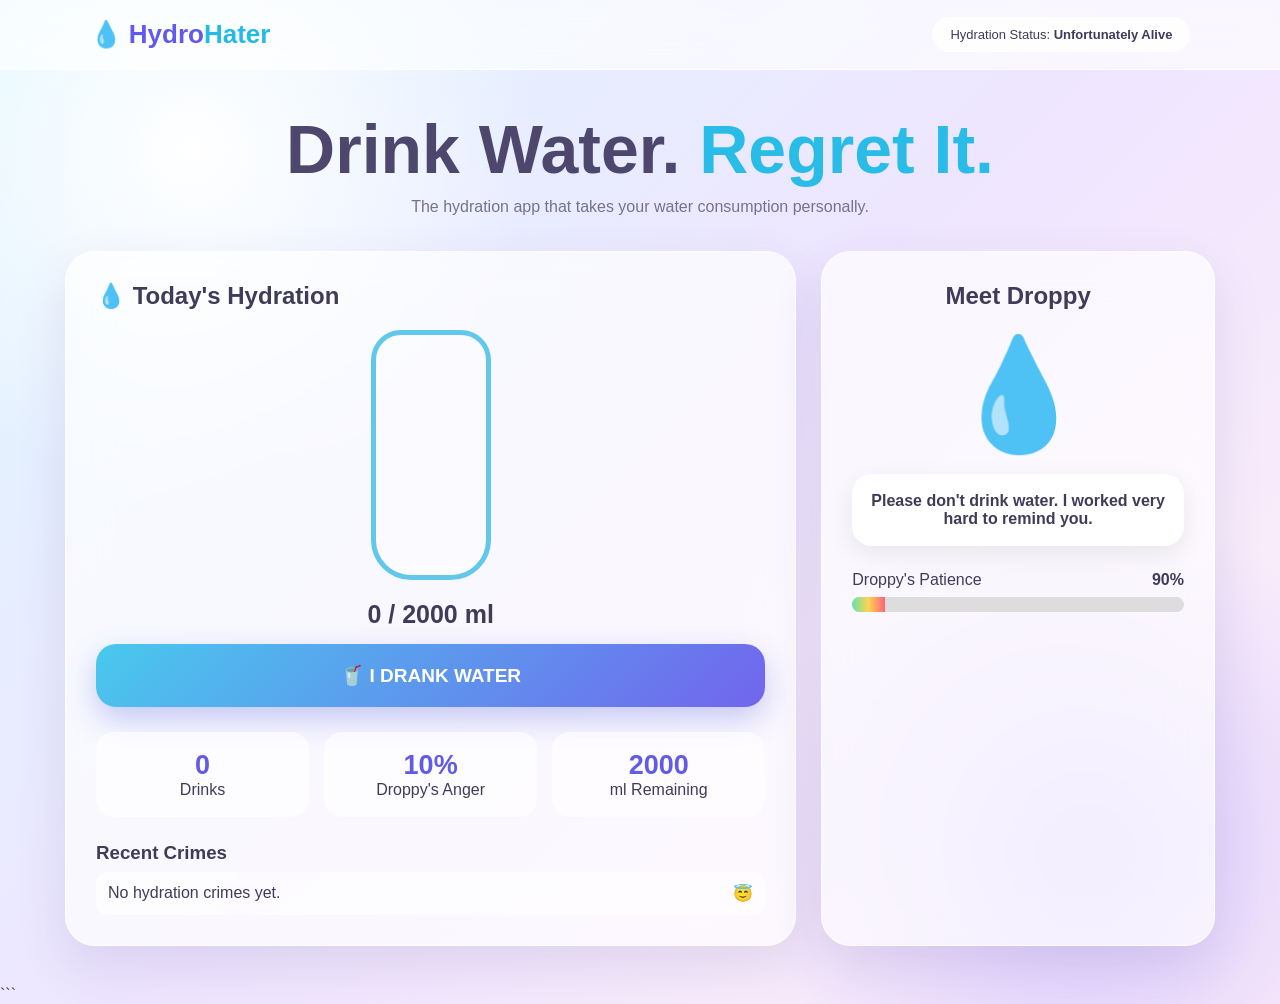
<file: index.html>
<!DOCTYPE html>
<html lang="en">
<head>
<meta charset="UTF-8">
<meta name="viewport" content="width=device-width, initial-scale=1.0">

<title>HydroHater - Bottle Attack</title>

<style>

/* =========================================================
   BASIC PAGE
   ========================================================= */

* {
    box-sizing: border-box;
    margin: 0;
    padding: 0;
    font-family: "Segoe UI", Arial, sans-serif;
}

body {
    min-height: 100vh;
    background:
        radial-gradient(circle at 15% 15%, #ffffff 0%, transparent 25%),
        radial-gradient(circle at 85% 85%, #d8c9ff 0%, transparent 25%),
        linear-gradient(135deg, #dff8ff, #eee5ff, #fff0f7);

    color: #403b59;
    overflow-x: hidden;
}


/* =========================================================
   NAVBAR
   ========================================================= */

nav {
    height: 70px;
    padding: 0 7%;

    display: flex;
    align-items: center;
    justify-content: space-between;

    background: rgba(255,255,255,0.65);
    backdrop-filter: blur(15px);

    border-bottom: 1px solid rgba(255,255,255,0.8);
}

.logo {
    font-size: 26px;
    font-weight: 900;
    color: #6159ef;
}

.logo span {
    color: #25b9e6;
}

.status {
    background: rgba(255,255,255,.8);
    padding: 10px 18px;
    border-radius: 30px;
    font-size: 13px;
}


/* =========================================================
   MAIN
   ========================================================= */

.container {
    width: 90%;
    max-width: 1150px;
    margin: 40px auto;
}

.hero {
    text-align: center;
    margin-bottom: 35px;
}

.hero h1 {
    font-size: clamp(38px, 6vw, 68px);
    color: #4d476d;
}

.hero h1 span {
    color: #29bce7;
}

.hero p {
    margin-top: 10px;
    color: #77728a;
}


/* =========================================================
   DASHBOARD
   ========================================================= */

.dashboard {
    display: grid;
    grid-template-columns: 1.3fr .7fr;
    gap: 25px;
}

.card {
    background: rgba(255,255,255,.68);

    border-radius: 30px;
    padding: 30px;

    border: 1px solid rgba(255,255,255,.8);

    box-shadow:
        0 20px 50px rgba(70,60,130,.12);

    backdrop-filter: blur(20px);
}

.card h2 {
    margin-bottom: 20px;
}


/* =========================================================
   BOTTLE
   ========================================================= */

.bottle-area {
    display: flex;
    justify-content: center;
    margin: 20px 0;
}

.bottle {
    position: relative;

    width: 120px;
    height: 250px;

    border: 5px solid #62c8eb;
    border-radius: 30px 30px 40px 40px;

    overflow: hidden;

    background: rgba(255,255,255,.35);
}

.bottle::before {
    content: "";

    position: absolute;

    width: 50px;
    height: 25px;

    top: -25px;
    left: 30px;

    background: #62c8eb;

    border-radius: 10px 10px 0 0;
}

.water {
    position: absolute;

    left: 0;
    bottom: 0;

    width: 100%;
    height: 0%;

    background: linear-gradient(
        #79e0ff,
        #2db9e5
    );

    transition: height .6s;
}

.water::before {
    content: "";

    position: absolute;

    width: 200%;
    height: 25px;

    left: -50%;
    top: -12px;

    background: rgba(255,255,255,.35);

    border-radius: 50%;

    animation: wave 2s linear infinite;
}

@keyframes wave {

    from {
        transform: translateX(0);
    }

    to {
        transform: translateX(40px);
    }

}


/* =========================================================
   BUTTON
   ========================================================= */

.drink-btn {

    width: 100%;

    padding: 20px;

    border: none;
    border-radius: 20px;

    background:
        linear-gradient(
            135deg,
            #49c9ed,
            #7165ed
        );

    color: white;

    font-size: 19px;
    font-weight: 900;

    cursor: pointer;

    box-shadow:
        0 12px 30px rgba(70,90,220,.3);

    transition: .2s;
}

.drink-btn:hover {
    transform: translateY(-4px) scale(1.01);
}

.drink-btn:active {
    transform: scale(.96);
}


/* =========================================================
   STATS
   ========================================================= */

.amount {
    text-align: center;

    font-size: 25px;
    font-weight: 800;

    margin: 15px;
}

.stats {

    margin-top: 25px;

    display: grid;

    grid-template-columns:
        repeat(3,1fr);

    gap: 15px;
}

.stat {

    padding: 18px;

    background:
        rgba(255,255,255,.6);

    border-radius: 18px;

    text-align: center;
}

.stat strong {

    display: block;

    font-size: 27px;

    color: #625be8;

}


/* =========================================================
   MASCOT
   ========================================================= */

.mascot-box {
    text-align: center;
}

.mascot {

    font-size: 110px;

    margin: 15px 0;

    transition: .3s;
}

.mascot.angry {

    animation:
        angry .15s infinite alternate;
}

@keyframes angry {

    from {
        transform: rotate(-7deg) scale(1);
    }

    to {
        transform: rotate(7deg) scale(1.05);
    }

}

.message {

    background: white;

    padding: 18px;

    border-radius: 20px;

    font-weight: 700;

    box-shadow:
        0 8px 25px rgba(0,0,0,.08);
}


/* =========================================================
   ANGER BAR
   ========================================================= */

.anger-title {

    margin-top: 25px;

    display: flex;

    justify-content:
        space-between;
}

.anger-bar {

    height: 15px;

    background: #ddd;

    border-radius: 20px;

    overflow: hidden;

    margin-top: 8px;
}

.anger-fill {

    width: 10%;

    height: 100%;

    background:
        linear-gradient(
            90deg,
            #61e5ad,
            #ffd34f,
            #ff647b
        );

    transition: width .5s;
}


/* =========================================================
   HISTORY
   ========================================================= */

.history {
    margin-top: 25px;
}

.history-item {

    display: flex;

    justify-content:
        space-between;

    padding: 12px;

    margin-top: 8px;

    border-radius: 12px;

    background:
        rgba(255,255,255,.55);
}


/* =========================================================
   =========================================================
                 EXTREME WATER ATTACK
   =========================================================
   ========================================================= */

#waterAttack {

    position: fixed;

    inset: 0;

    z-index: 99999;

    pointer-events: none;

    display: none;

    overflow: hidden;
}

#waterAttack.active {
    display: block;
}


/* =========================================================
   DARK CAMERA FLASH
   ========================================================= */

.camera-flash {

    position: absolute;

    inset: 0;

    background:
        rgba(180,240,255,.25);

    opacity: 0;

    animation:
        cameraFlash .7s
        .65s
        forwards;
}

@keyframes cameraFlash {

    0% {
        opacity: 0;
    }

    20% {
        opacity: 1;
    }

    50% {
        opacity: .4;
    }

    100% {
        opacity: 0;
    }

}


/* =========================================================
   BOTTLE
   ========================================================= */

.attack-bottle {

    position: absolute;

    top: -260px;

    right: 12%;

    width: 130px;

    height: 270px;

    border-radius:
        25px 25px
        35px 35px;

    background:
        linear-gradient(
            90deg,
            rgba(255,255,255,.15),
            rgba(90,210,245,.65),
            rgba(255,255,255,.25)
        );

    border:
        5px solid
        rgba(255,255,255,.75);

    box-shadow:

        inset 15px 0
        rgba(255,255,255,.35),

        inset -15px 0
        rgba(0,120,180,.15),

        0 20px 60px
        rgba(0,80,130,.25);

    transform:
        rotate(42deg);

    z-index: 50;

    animation:
        bottleAttack
        .65s
        ease-out
        forwards;
}

@keyframes bottleAttack {

    0% {

        top: -300px;

        right: -5%;

        transform:
            rotate(80deg)
            scale(.7);

    }

    60% {

        top: 30px;

        right: 13%;

        transform:
            rotate(48deg)
            scale(1.1);

    }

    100% {

        top: 60px;

        right: 13%;

        transform:
            rotate(42deg)
            scale(1);

    }

}


/* =========================================================
   BOTTLE CAP
   ========================================================= */

.bottle-cap {

    position: absolute;

    width: 55px;
    height: 30px;

    right: -30px;
    top: 15px;

    background:
        linear-gradient(
            #d8f8ff,
            #61cce9
        );

    border:
        4px solid
        rgba(255,255,255,.8);

    border-radius: 10px;

    transform:
        rotate(3deg);
}


/* =========================================================
   BOTTLE LABEL
   ========================================================= */

.bottle-label {

    position: absolute;

    width: 100%;

    top: 95px;

    padding: 12px 5px;

    background:
        rgba(255,255,255,.65);

    text-align: center;

    font-size: 13px;

    font-weight: 900;

    color: #2588a8;

    transform:
        rotate(-1deg);
}


/* =========================================================
   BOTTLE WATER INSIDE
   ========================================================= */

.attack-bottle-water {

    position: absolute;

    left: 5px;
    right: 5px;

    bottom: 5px;

    height: 78%;

    border-radius:
        0 0 28px 28px;

    background:
        linear-gradient(
            rgba(120,230,255,.8),
            rgba(20,155,215,.95)
        );

}


/* =========================================================
   HIGH PRESSURE WATER STREAM
   ========================================================= */

.high-pressure-stream {

    position: absolute;

    top: 145px;

    right: 17%;

    width: 70px;

    height: 0;

    border-radius:
        50%;

    background:

        linear-gradient(
            90deg,
            rgba(20,160,220,.9),
            rgba(170,245,255,.98),
            rgba(40,180,230,.9)
        );

    box-shadow:

        0 0 12px
        rgba(90,220,255,.7),

        0 0 25px
        rgba(70,200,245,.45);

    transform:
        rotate(12deg);

    transform-origin:
        top center;

    z-index: 45;

    animation:
        highPressure
        .65s
        .45s
        cubic-bezier(.2,.8,.2,1)
        forwards;
}

@keyframes highPressure {

    0% {

        height: 0;

        width: 30px;

        opacity: 0;

    }

    25% {

        opacity: 1;

    }

    100% {

        height: 620px;

        width: 105px;

        opacity: 1;

    }

}


/* =========================================================
   SECONDARY STREAMS
   ========================================================= */

.secondary-stream {

    position: absolute;

    width: 25px;

    height: 0;

    background:
        linear-gradient(
            rgba(100,225,255,.9),
            rgba(30,170,220,.85)
        );

    border-radius: 50%;

    z-index: 44;

    animation:
        secondaryPour
        .7s
        .6s
        ease-out
        forwards;
}

.stream1 {

    top: 170px;

    right: 20%;

    transform:
        rotate(25deg);
}

.stream2 {

    top: 180px;

    right: 15%;

    transform:
        rotate(-5deg);
}

.stream3 {

    top: 190px;

    right: 18%;

    transform:
        rotate(40deg);
}

@keyframes secondaryPour {

    0% {

        height: 0;

    }

    100% {

        height: 500px;

    }

}


/* =========================================================
   MAIN IMPACT
   ========================================================= */

.water-impact {

    position: absolute;

    left: 50%;

    top: 60%;

    width: 30px;

    height: 30px;

    border-radius: 50%;

    background:
        rgba(110,225,255,.85);

    transform:
        translate(-50%,-50%);

    z-index: 60;

    animation:
        massiveImpact
        1.25s
        1s
        cubic-bezier(.15,.8,.2,1)
        forwards;
}

@keyframes massiveImpact {

    0% {

        width: 20px;
        height: 20px;

        opacity: 1;

    }

    25% {

        width: 350px;
        height: 220px;

        opacity: .95;

    }

    55% {

        width: 900px;
        height: 550px;

        opacity: .8;

    }

    100% {

        width: 1500px;
        height: 900px;

        opacity: 0;

    }

}


/* =========================================================
   SHOCKWAVE RING
   ========================================================= */

.shockwave {

    position: absolute;

    left: 50%;
    top: 60%;

    width: 50px;
    height: 50px;

    border:
        15px solid
        rgba(150,235,255,.75);

    border-radius: 50%;

    transform:
        translate(-50%,-50%);

    z-index: 61;

    animation:
        shockwave
        1.3s
        1s
        ease-out
        forwards;
}

@keyframes shockwave {

    0% {

        width: 30px;
        height: 30px;

        opacity: 1;

    }

    100% {

        width: 1200px;
        height: 700px;

        border-width: 2px;

        opacity: 0;

    }

}


/* =========================================================
   HUGE WATER SHEET
   ========================================================= */

.water-sheet {

    position: absolute;

    left: -10%;

    top: 48%;

    width: 120%;

    height: 30%;

    background:

        linear-gradient(
            rgba(110,225,255,.72),
            rgba(30,170,220,.28)
        );

    border-radius:
        50%;

    filter:
        blur(5px);

    z-index: 35;

    opacity: 0;

    animation:
        waterSheet
        1.1s
        .95s
        ease-out
        forwards;
}

@keyframes waterSheet {

    0% {

        opacity: 0;

        transform:
            scale(.2)
            translateY(-100px);

    }

    30% {

        opacity: .9;

    }

    100% {

        opacity: 0;

        transform:
            scale(1.5)
            translateY(50px);

    }

}


/* =========================================================
   FLYING WATER DROPLETS
   ========================================================= */

.flying-drop {

    position: absolute;

    width: 15px;
    height: 28px;

    border-radius:
        50% 50% 60% 60%;

    background:
        linear-gradient(
            #d5faff,
            #35bce8
        );

    box-shadow:
        0 0 7px
        rgba(70,210,245,.5);

    z-index: 80;

    animation:
        flyAway
        1.1s
        ease-out
        forwards;
}

@keyframes flyAway {

    0% {

        transform:
            translate(0,0)
            rotate(0)
            scale(.2);

        opacity: 0;

    }

    15% {

        opacity: 1;

    }

    100% {

        transform:
            translate(
                var(--dx),
                var(--dy)
            )
            rotate(
                var(--rotation)
            )
            scale(
                var(--scale)
            );

        opacity: 0;

    }

}


/* =========================================================
   LARGE DROPLETS
   ========================================================= */

.big-drop {

    position: absolute;

    width: 35px;
    height: 55px;

    border-radius:
        50% 50% 55% 55%;

    background:
        radial-gradient(
            circle at 30% 25%,
            white,
            #6eddf7 35%,
            #1a9fd2
        );

    z-index: 85;

    animation:
        bigDrop
        1.4s
        ease-out
        forwards;
}

@keyframes bigDrop {

    0% {

        transform:
            translate(0,0)
            scale(.1);

        opacity: 0;

    }

    15% {

        opacity: 1;

    }

    100% {

        transform:
            translate(
                var(--dx),
                var(--dy)
            )
            rotate(180deg)
            scale(1);

        opacity: 0;

    }

}


/* =========================================================
   WATER ON SCREEN
   ========================================================= */

.screen-water {

    position: absolute;

    inset: 0;

    z-index: 90;

    background:

        radial-gradient(
            ellipse at center,
            rgba(90,210,245,.48),
            rgba(60,190,230,.22) 45%,
            rgba(30,150,200,.08) 75%,
            transparent
        );

    opacity: 0;

    backdrop-filter:
        blur(1.5px);

    animation:
        screenWet
        3s
        1.05s
        forwards;
}

@keyframes screenWet {

    0% {

        opacity: 0;

    }

    15% {

        opacity: 1;

    }

    35% {

        opacity: .85;

    }

    100% {

        opacity: .18;

    }

}


/* =========================================================
   LENS DROPS
   ========================================================= */

.lens-drop {

    position: absolute;

    border-radius: 50%;

    background:

        radial-gradient(
            circle at 30% 20%,
            rgba(255,255,255,.95),
            rgba(100,220,245,.45) 35%,
            rgba(30,160,210,.18)
        );

    border:
        2px solid
        rgba(255,255,255,.55);

    backdrop-filter:
        blur(4px);

    z-index: 100;

    animation:
        lensAppear
        2.8s
        ease-out
        forwards;
}

@keyframes lensAppear {

    0% {

        transform:
            scale(0);

        opacity: 0;

    }

    15% {

        transform:
            scale(1);

        opacity: .95;

    }

    100% {

        transform:
            translateY(60px)
            scale(1.12);

        opacity: .35;

    }

}


/* =========================================================
   SCREEN SHAKE
   ========================================================= */

body.bottle-hit {

    animation:
        violentShake
        .7s
        ease-in-out;
}

@keyframes violentShake {

    0% {
        transform: translate(0,0);
    }

    10% {
        transform: translate(-12px,8px);
    }

    20% {
        transform: translate(14px,-10px);
    }

    30% {
        transform: translate(-16px,-6px);
    }

    40% {
        transform: translate(15px,10px);
    }

    50% {
        transform: translate(-12px,-8px);
    }

    60% {
        transform: translate(10px,6px);
    }

    70% {
        transform: translate(-8px,-4px);
    }

    80% {
        transform: translate(6px,3px);
    }

    100% {
        transform: translate(0,0);
    }

}


/* =========================================================
   TOAST
   ========================================================= */

.toast {

    position: fixed;

    left: 50%;
    bottom: 35px;

    transform:
        translateX(-50%);

    z-index: 200000;

    background:
        #302d47;

    color: white;

    padding:
        16px 28px;

    border-radius:
        30px;

    font-weight:
        900;

    box-shadow:
        0 15px 40px
        rgba(0,0,0,.3);

    animation:
        toastIn
        .3s ease-out;
}

@keyframes toastIn {

    from {
        opacity: 0;
        transform:
            translateX(-50%)
            translateY(20px);
    }

    to {
        opacity: 1;
        transform:
            translateX(-50%)
            translateY(0);
    }

}


/* =========================================================
   RESPONSIVE
   ========================================================= */

@media(max-width:800px) {

    .dashboard {
        grid-template-columns: 1fr;
    }

    .stats {
        grid-template-columns: 1fr;
    }

    .attack-bottle {
        right: 3%;
        transform:
            rotate(42deg)
            scale(.8);
    }

    .high-pressure-stream {
        right: 10%;
    }

}

</style>
</head>


<body>


<!-- =====================================================
                         NAVBAR
     ===================================================== -->

<nav>

    <div class="logo">
        💧 Hydro<span>Hater</span>
    </div>

    <div class="status">
        Hydration Status:
        <strong>Unfortunately Alive</strong>
    </div>

</nav>


<!-- =====================================================
                         MAIN PAGE
     ===================================================== -->

<div class="container">

    <div class="hero">

        <h1>
            Drink Water.
            <span>Regret It.</span>
        </h1>

        <p>
            The hydration app that takes your water consumption personally.
        </p>

    </div>


    <div class="dashboard">


        <!-- =================================================
                            LEFT CARD
             ================================================= -->

        <div class="card">

            <h2>
                💧 Today's Hydration
            </h2>


            <div class="bottle-area">

                <div class="bottle">

                    <div
                        class="water"
                        id="water">
                    </div>

                </div>

            </div>


            <div class="amount">

                <span id="amount">
                    0
                </span>

                /

                2000 ml

            </div>


            <button
                class="drink-btn"
                onclick="drinkWater()">

                🥤 I DRANK WATER

            </button>


            <div class="stats">

                <div class="stat">

                    <strong id="drinks">
                        0
                    </strong>

                    Drinks

                </div>


                <div class="stat">

                    <strong id="anger">
                        10%
                    </strong>

                    Droppy's Anger

                </div>


                <div class="stat">

                    <strong id="remaining">
                        2000
                    </strong>

                    ml Remaining

                </div>

            </div>


            <div class="history">

                <h3>
                    Recent Crimes
                </h3>

                <div id="historyList">

                    <div class="history-item">

                        <span>
                            No hydration crimes yet.
                        </span>

                        <span>
                            😇
                        </span>

                    </div>

                </div>

            </div>

        </div>


        <!-- =================================================
                            RIGHT CARD
             ================================================= -->

        <div class="card mascot-box">

            <h2>
                Meet Droppy
            </h2>


            <div
                class="mascot"
                id="mascot">

                💧

            </div>


            <div
                class="message"
                id="message">

                Please don't drink water.
                I worked very hard to remind you.

            </div>


            <div class="anger-title">

                <span>
                    Droppy's Patience
                </span>

                <strong id="angerText">
                    90%
                </strong>

            </div>


            <div class="anger-bar">

                <div
                    class="anger-fill"
                    id="angerFill">
                </div>

            </div>

        </div>

    </div>

</div>


<!-- =====================================================
                     WATER ATTACK LAYER
     ===================================================== -->

<div id="waterAttack">


    <!-- Flash when bottle hits -->

    <div class="camera-flash"></div>


    <!-- Bottle -->

    <div class="attack-bottle">

        <div class="bottle-cap"></div>

        <div class="attack-bottle-water"></div>

        <div class="bottle-label">

            HYDRO<br>
            HATER

        </div>

    </div>


    <!-- Main high-pressure stream -->

    <div class="high-pressure-stream"></div>


    <!-- Secondary streams -->

    <div
        class="secondary-stream stream1">
    </div>

    <div
        class="secondary-stream stream2">
    </div>

    <div
        class="secondary-stream stream3">
    </div>


    <!-- Large water sheet -->

    <div class="water-sheet"></div>


    <!-- Main impact -->

    <div class="water-impact"></div>


    <!-- Shockwave -->

    <div class="shockwave"></div>


    <!-- Screen becomes wet -->

    <div class="screen-water"></div>

</div>


<script>

/* =========================================================
                     GLOBAL VARIABLES
   ========================================================= */

let totalWater = 0;

let drinks = 0;

let angerLevel = 10;


/* =========================================================
                       DRINK WATER
   ========================================================= */

function drinkWater() {

    const amount = 250;

    totalWater += amount;

    drinks++;

    angerLevel += 15;

    if (angerLevel > 100) {
        angerLevel = 100;
    }


    updateDisplay();

    updateMascot();

    addHistory(amount);


    /*
       Give the user a tiny moment
       before the attack begins.
    */

    setTimeout(() => {

        bottleWaterAttack();

    }, 250);

}


/* =========================================================
                       UPDATE DISPLAY
   ========================================================= */

function updateDisplay() {

    document.getElementById(
        "amount"
    ).innerText = totalWater;


    document.getElementById(
        "drinks"
    ).innerText = drinks;


    document.getElementById(
        "remaining"
    ).innerText =
        Math.max(
            2000 - totalWater,
            0
        );


    document.getElementById(
        "anger"
    ).innerText =
        angerLevel + "%";


    document.getElementById(
        "angerFill"
    ).style.width =
        angerLevel + "%";


    document.getElementById(
        "angerText"
    ).innerText =
        (100 - angerLevel) + "%";


    const waterPercent =
        Math.min(
            (totalWater / 2000) * 100,
            100
        );


    document.getElementById(
        "water"
    ).style.height =
        waterPercent + "%";

}


/* =========================================================
                       MASCOT REACTION
   ========================================================= */

function updateMascot() {

    const mascot =
        document.getElementById(
            "mascot"
        );

    const message =
        document.getElementById(
            "message"
        );


    if (angerLevel < 30) {

        mascot.innerText = "💧";

        message.innerText =
            "Okay... one glass. That's fine.";

    }


    else if (angerLevel < 60) {

        mascot.innerText = "😐";

        message.innerText =
            "Why are you doing this repeatedly?";

    }


    else if (angerLevel < 80) {

        mascot.innerText = "😠";

        message.innerText =
            "STOP HYDRATING.";

    }


    else {

        mascot.innerText = "👿";

        message.innerText =
            "YOU HAVE CHOSEN VIOLENCE.";

        mascot.classList.add(
            "angry"
        );

    }

}


/* =========================================================
                       HISTORY
   ========================================================= */

function addHistory(amount) {

    const list =
        document.getElementById(
            "historyList"
        );


    const item =
        document.createElement(
            "div"
        );


    item.className =
        "history-item";


    const time =
        new Date().toLocaleTimeString(
            [],
            {
                hour: "2-digit",
                minute: "2-digit"
            }
        );


    item.innerHTML = `

        <span>
            🥤 ${amount} ml at ${time}
        </span>

        <span>
            😡
        </span>

    `;


    list.prepend(item);


    if (list.children.length > 5) {

        list.removeChild(
            list.lastChild
        );

    }

}


/* =========================================================
                 EXTREME BOTTLE ATTACK
   ========================================================= */

function bottleWaterAttack() {

    const attack =
        document.getElementById(
            "waterAttack"
        );


    attack.classList.add(
        "active"
    );


    document.body.classList.add(
        "bottle-hit"
    );


    /*
       Create LOTS of small droplets.
    */

    createSmallDrops(45);


    /*
       Create large droplets.
    */

    createBigDrops(18);


    /*
       Create droplets on the
       camera lens.
    */

    createLensDrops(14);


    /*
       Violent screen impact.
    */

    setTimeout(() => {

        document.body.classList.add(
            "bottle-hit"
        );

    }, 850);


    /*
       Funny reaction.
    */

    showToast(
        "💦 BOTTLE ATTACK!!! YOU SHOULD HAVE STAYED THIRSTY."
    );


    /*
       Remove attack layer.
    */

    setTimeout(() => {

        attack.classList.remove(
            "active"
        );


        document.body.classList.remove(
            "bottle-hit"
        );


        attack
            .querySelectorAll(
                ".flying-drop, .big-drop, .lens-drop"
            )
            .forEach(
                element =>
                    element.remove()
            );


    }, 4200);

}


/* =========================================================
                    SMALL WATER DROPS
   ========================================================= */

function createSmallDrops(count) {

    const attack =
        document.getElementById(
            "waterAttack"
        );


    for (
        let i = 0;
        i < count;
        i++
    ) {

        const drop =
            document.createElement(
                "div"
            );


        drop.className =
            "flying-drop";


        /*
           Start around the center
           of the impact.
        */

        drop.style.left =
            (50 + (Math.random() * 12 - 6))
            + "%";


        drop.style.top =
            (58 + (Math.random() * 8 - 4))
            + "%";


        drop.style.setProperty(
            "--dx",
            (Math.random() * 1000 - 500)
            + "px"
        );


        drop.style.setProperty(
            "--dy",
            (Math.random() * 700 - 350)
            + "px"
        );


        drop.style.setProperty(
            "--rotation",
            (Math.random() * 720 - 360)
            + "deg"
        );


        drop.style.setProperty(
            "--scale",
            (0.5 + Math.random() * 1.5)
        );


        drop.style.animationDelay =
            Math.random() * .45
            + "s";


        attack.appendChild(
            drop
        );

    }

}


/* =========================================================
                    LARGE WATER DROPS
   ========================================================= */

function createBigDrops(count) {

    const attack =
        document.getElementById(
            "waterAttack"
        );


    for (
        let i = 0;
        i < count;
        i++
    ) {

        const drop =
            document.createElement(
                "div"
            );


        drop.className =
            "big-drop";


        drop.style.left =
            (50 + (Math.random() * 15 - 7.5))
            + "%";


        drop.style.top =
            (57 + (Math.random() * 8 - 4))
            + "%";


        drop.style.setProperty(
            "--dx",
            (Math.random() * 1100 - 550)
            + "px"
        );


        drop.style.setProperty(
            "--dy",
            (Math.random() * 750 - 400)
            + "px"
        );


        drop.style.animationDelay =
            (.05 + Math.random() * .5)
            + "s";


        attack.appendChild(
            drop
        );

    }

}


/* =========================================================
                       LENS DROPS
   ========================================================= */

function createLensDrops(count) {

    const attack =
        document.getElementById(
            "waterAttack"
        );


    for (
        let i = 0;
        i < count;
        i++
    ) {

        const lens =
            document.createElement(
                "div"
            );


        lens.className =
            "lens-drop";


        const size =
            18 +
            Math.random() * 75;


        lens.style.width =
            size + "px";


        lens.style.height =
            size + "px";


        lens.style.left =
            Math.random() * 95
            + "%";


        lens.style.top =
            Math.random() * 90
            + "%";


        lens.style.animationDelay =
            (
                1 +
                Math.random() * .6
            ) + "s";


        attack.appendChild(
            lens
        );

    }

}


/* =========================================================
                         TOAST
   ========================================================= */

function showToast(text) {

    const old =
        document.querySelector(
            ".toast"
        );


    if (old) {
        old.remove();
    }


    const toast =
        document.createElement(
            "div"
        );


    toast.className =
        "toast";


    toast.innerText =
        text;


    document.body.appendChild(
        toast
    );


    setTimeout(() => {

        toast.remove();

    }, 3000);

}

</script>

</body>
</html>
```
</file>
